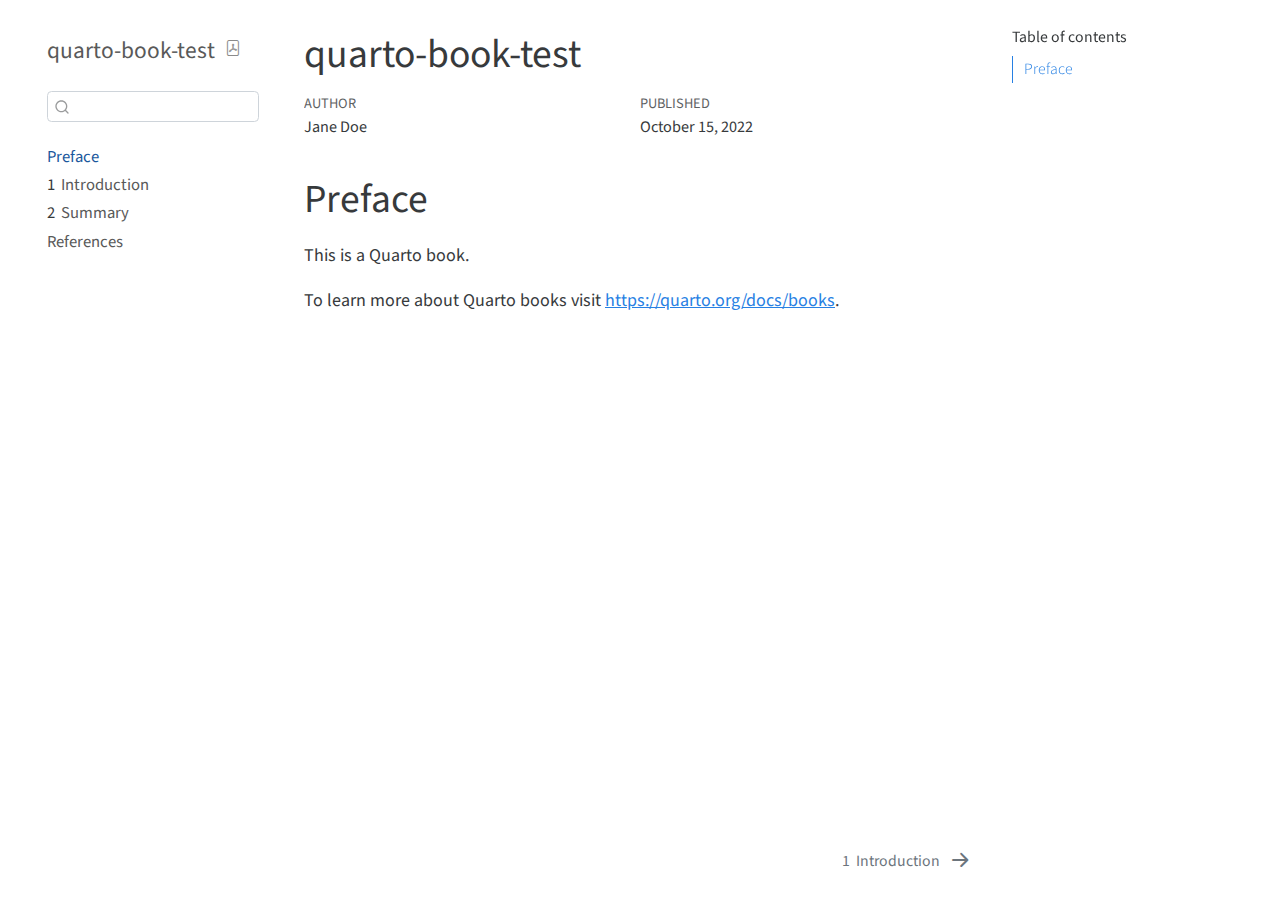
<file: index.html>
<!DOCTYPE html>
<html xmlns="http://www.w3.org/1999/xhtml" lang="en" xml:lang="en"><head>

<meta charset="utf-8">
<meta name="generator" content="quarto-1.1.251">

<meta name="viewport" content="width=device-width, initial-scale=1.0, user-scalable=yes">

<meta name="author" content="Jane Doe">
<meta name="dcterms.date" content="2022-10-15">

<title>quarto-book-test</title>
<style>
code{white-space: pre-wrap;}
span.smallcaps{font-variant: small-caps;}
div.columns{display: flex; gap: min(4vw, 1.5em);}
div.column{flex: auto; overflow-x: auto;}
div.hanging-indent{margin-left: 1.5em; text-indent: -1.5em;}
ul.task-list{list-style: none;}
ul.task-list li input[type="checkbox"] {
  width: 0.8em;
  margin: 0 0.8em 0.2em -1.6em;
  vertical-align: middle;
}
</style>


<script src="site_libs/quarto-nav/quarto-nav.js"></script>
<script src="site_libs/quarto-nav/headroom.min.js"></script>
<script src="site_libs/clipboard/clipboard.min.js"></script>
<script src="site_libs/quarto-search/autocomplete.umd.js"></script>
<script src="site_libs/quarto-search/fuse.min.js"></script>
<script src="site_libs/quarto-search/quarto-search.js"></script>
<meta name="quarto:offset" content="./">
<link href="./intro.html" rel="next">
<script src="site_libs/quarto-html/quarto.js"></script>
<script src="site_libs/quarto-html/popper.min.js"></script>
<script src="site_libs/quarto-html/tippy.umd.min.js"></script>
<script src="site_libs/quarto-html/anchor.min.js"></script>
<link href="site_libs/quarto-html/tippy.css" rel="stylesheet">
<link href="site_libs/quarto-html/quarto-syntax-highlighting.css" rel="stylesheet" id="quarto-text-highlighting-styles">
<script src="site_libs/bootstrap/bootstrap.min.js"></script>
<link href="site_libs/bootstrap/bootstrap-icons.css" rel="stylesheet">
<link href="site_libs/bootstrap/bootstrap.min.css" rel="stylesheet" id="quarto-bootstrap" data-mode="light">
<script id="quarto-search-options" type="application/json">{
  "location": "sidebar",
  "copy-button": false,
  "collapse-after": 3,
  "panel-placement": "start",
  "type": "textbox",
  "limit": 20,
  "language": {
    "search-no-results-text": "No results",
    "search-matching-documents-text": "matching documents",
    "search-copy-link-title": "Copy link to search",
    "search-hide-matches-text": "Hide additional matches",
    "search-more-match-text": "more match in this document",
    "search-more-matches-text": "more matches in this document",
    "search-clear-button-title": "Clear",
    "search-detached-cancel-button-title": "Cancel",
    "search-submit-button-title": "Submit"
  }
}</script>


</head>

<body class="nav-sidebar floating">

<div id="quarto-search-results"></div>
  <header id="quarto-header" class="headroom fixed-top">
  <nav class="quarto-secondary-nav" data-bs-toggle="collapse" data-bs-target="#quarto-sidebar" aria-controls="quarto-sidebar" aria-expanded="false" aria-label="Toggle sidebar navigation" onclick="if (window.quartoToggleHeadroom) { window.quartoToggleHeadroom(); }">
    <div class="container-fluid d-flex justify-content-between">
      <h1 class="quarto-secondary-nav-title">quarto-book-test</h1>
      <button type="button" class="quarto-btn-toggle btn" aria-label="Show secondary navigation">
        <i class="bi bi-chevron-right"></i>
      </button>
    </div>
  </nav>
</header>
<!-- content -->
<div id="quarto-content" class="quarto-container page-columns page-rows-contents page-layout-article">
<!-- sidebar -->
  <nav id="quarto-sidebar" class="sidebar collapse sidebar-navigation floating overflow-auto">
    <div class="pt-lg-2 mt-2 text-left sidebar-header">
    <div class="sidebar-title mb-0 py-0">
      <a href="./">quarto-book-test</a> 
        <div class="sidebar-tools-main">
    <a href="./quarto-book-test.pdf" title="Download PDF" class="sidebar-tool px-1"><i class="bi bi-file-pdf"></i></a>
</div>
    </div>
      </div>
      <div class="mt-2 flex-shrink-0 align-items-center">
        <div class="sidebar-search">
        <div id="quarto-search" class="" title="Search"></div>
        </div>
      </div>
    <div class="sidebar-menu-container"> 
    <ul class="list-unstyled mt-1">
        <li class="sidebar-item">
  <div class="sidebar-item-container"> 
  <a href="./index.html" class="sidebar-item-text sidebar-link active">Preface</a>
  </div>
</li>
        <li class="sidebar-item">
  <div class="sidebar-item-container"> 
  <a href="./intro.html" class="sidebar-item-text sidebar-link"><span class="chapter-number">1</span>&nbsp; <span class="chapter-title">Introduction</span></a>
  </div>
</li>
        <li class="sidebar-item">
  <div class="sidebar-item-container"> 
  <a href="./summary.html" class="sidebar-item-text sidebar-link"><span class="chapter-number">2</span>&nbsp; <span class="chapter-title">Summary</span></a>
  </div>
</li>
        <li class="sidebar-item">
  <div class="sidebar-item-container"> 
  <a href="./references.html" class="sidebar-item-text sidebar-link">References</a>
  </div>
</li>
    </ul>
    </div>
</nav>
<!-- margin-sidebar -->
    <div id="quarto-margin-sidebar" class="sidebar margin-sidebar">
        <nav id="TOC" role="doc-toc" class="toc-active">
    <h2 id="toc-title">Table of contents</h2>
   
  <ul>
  <li><a href="#preface" id="toc-preface" class="nav-link active" data-scroll-target="#preface">Preface</a></li>
  </ul>
</nav>
    </div>
<!-- main -->
<main class="content" id="quarto-document-content">

<header id="title-block-header" class="quarto-title-block default">
<div class="quarto-title">
<h1 class="title d-none d-lg-block">quarto-book-test</h1>
</div>



<div class="quarto-title-meta">

    <div>
    <div class="quarto-title-meta-heading">Author</div>
    <div class="quarto-title-meta-contents">
             <p>Jane Doe </p>
          </div>
  </div>
    
    <div>
    <div class="quarto-title-meta-heading">Published</div>
    <div class="quarto-title-meta-contents">
      <p class="date">October 15, 2022</p>
    </div>
  </div>
    
  </div>
  

</header>

<section id="preface" class="level1 unnumbered">
<h1 class="unnumbered">Preface</h1>
<p>This is a Quarto book.</p>
<p>To learn more about Quarto books visit <a href="https://quarto.org/docs/books" class="uri">https://quarto.org/docs/books</a>.</p>


</section>

</main> <!-- /main -->
<script id="quarto-html-after-body" type="application/javascript">
window.document.addEventListener("DOMContentLoaded", function (event) {
  const toggleBodyColorMode = (bsSheetEl) => {
    const mode = bsSheetEl.getAttribute("data-mode");
    const bodyEl = window.document.querySelector("body");
    if (mode === "dark") {
      bodyEl.classList.add("quarto-dark");
      bodyEl.classList.remove("quarto-light");
    } else {
      bodyEl.classList.add("quarto-light");
      bodyEl.classList.remove("quarto-dark");
    }
  }
  const toggleBodyColorPrimary = () => {
    const bsSheetEl = window.document.querySelector("link#quarto-bootstrap");
    if (bsSheetEl) {
      toggleBodyColorMode(bsSheetEl);
    }
  }
  toggleBodyColorPrimary();  
  const icon = "";
  const anchorJS = new window.AnchorJS();
  anchorJS.options = {
    placement: 'right',
    icon: icon
  };
  anchorJS.add('.anchored');
  const clipboard = new window.ClipboardJS('.code-copy-button', {
    target: function(trigger) {
      return trigger.previousElementSibling;
    }
  });
  clipboard.on('success', function(e) {
    // button target
    const button = e.trigger;
    // don't keep focus
    button.blur();
    // flash "checked"
    button.classList.add('code-copy-button-checked');
    var currentTitle = button.getAttribute("title");
    button.setAttribute("title", "Copied!");
    setTimeout(function() {
      button.setAttribute("title", currentTitle);
      button.classList.remove('code-copy-button-checked');
    }, 1000);
    // clear code selection
    e.clearSelection();
  });
  function tippyHover(el, contentFn) {
    const config = {
      allowHTML: true,
      content: contentFn,
      maxWidth: 500,
      delay: 100,
      arrow: false,
      appendTo: function(el) {
          return el.parentElement;
      },
      interactive: true,
      interactiveBorder: 10,
      theme: 'quarto',
      placement: 'bottom-start'
    };
    window.tippy(el, config); 
  }
  const noterefs = window.document.querySelectorAll('a[role="doc-noteref"]');
  for (var i=0; i<noterefs.length; i++) {
    const ref = noterefs[i];
    tippyHover(ref, function() {
      // use id or data attribute instead here
      let href = ref.getAttribute('data-footnote-href') || ref.getAttribute('href');
      try { href = new URL(href).hash; } catch {}
      const id = href.replace(/^#\/?/, "");
      const note = window.document.getElementById(id);
      return note.innerHTML;
    });
  }
  var bibliorefs = window.document.querySelectorAll('a[role="doc-biblioref"]');
  for (var i=0; i<bibliorefs.length; i++) {
    const ref = bibliorefs[i];
    const cites = ref.parentNode.getAttribute('data-cites').split(' ');
    tippyHover(ref, function() {
      var popup = window.document.createElement('div');
      cites.forEach(function(cite) {
        var citeDiv = window.document.createElement('div');
        citeDiv.classList.add('hanging-indent');
        citeDiv.classList.add('csl-entry');
        var biblioDiv = window.document.getElementById('ref-' + cite);
        if (biblioDiv) {
          citeDiv.innerHTML = biblioDiv.innerHTML;
        }
        popup.appendChild(citeDiv);
      });
      return popup.innerHTML;
    });
  }
});
</script>
<nav class="page-navigation">
  <div class="nav-page nav-page-previous">
  </div>
  <div class="nav-page nav-page-next">
      <a href="./intro.html" class="pagination-link">
        <span class="nav-page-text"><span class="chapter-number">1</span>&nbsp; <span class="chapter-title">Introduction</span></span> <i class="bi bi-arrow-right-short"></i>
      </a>
  </div>
</nav>
</div> <!-- /content -->



</body></html>
</file>
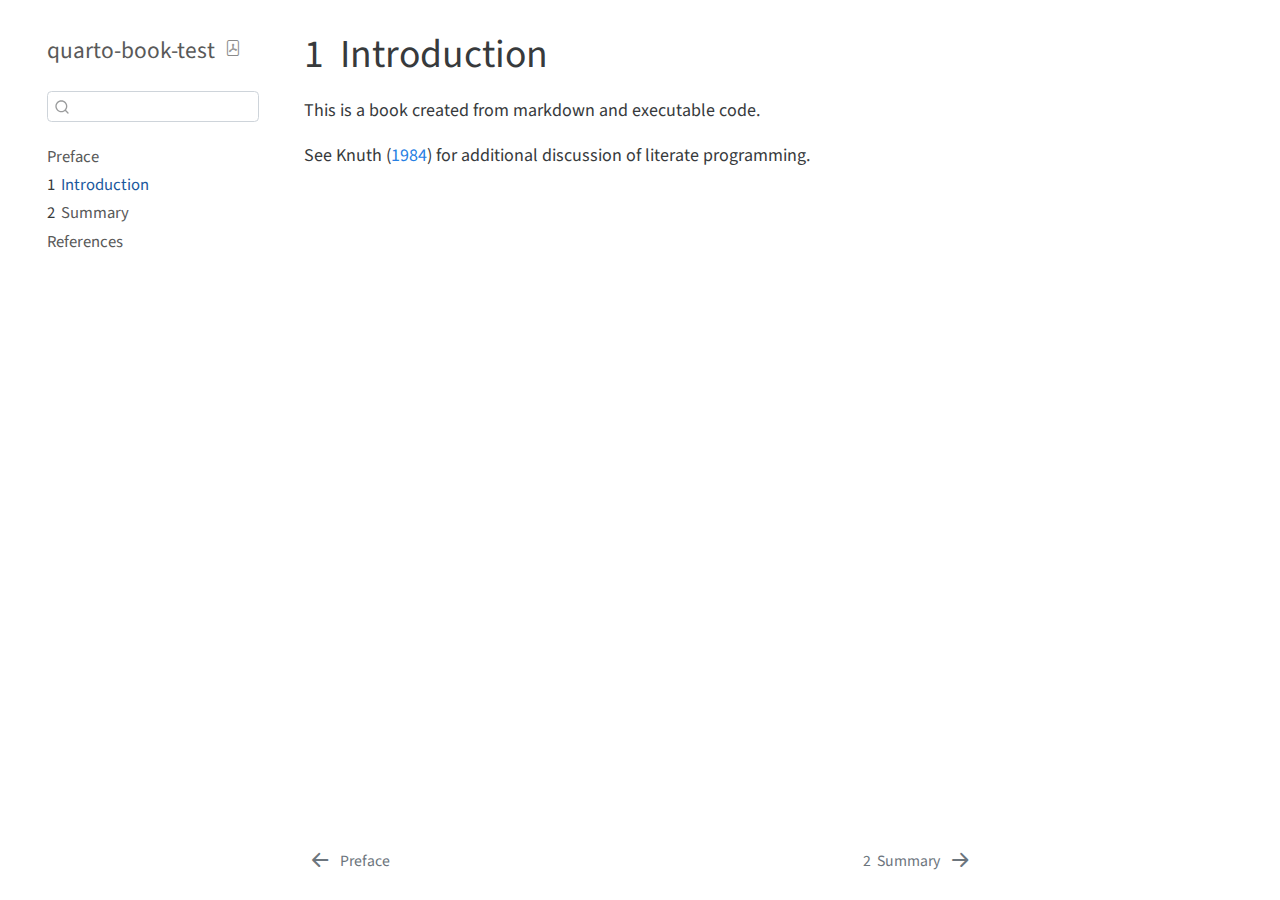
<file: intro.html>
<!DOCTYPE html>
<html xmlns="http://www.w3.org/1999/xhtml" lang="en" xml:lang="en"><head>

<meta charset="utf-8">
<meta name="generator" content="quarto-1.1.251">

<meta name="viewport" content="width=device-width, initial-scale=1.0, user-scalable=yes">


<title>quarto-book-test - 1&nbsp; Introduction</title>
<style>
code{white-space: pre-wrap;}
span.smallcaps{font-variant: small-caps;}
div.columns{display: flex; gap: min(4vw, 1.5em);}
div.column{flex: auto; overflow-x: auto;}
div.hanging-indent{margin-left: 1.5em; text-indent: -1.5em;}
ul.task-list{list-style: none;}
ul.task-list li input[type="checkbox"] {
  width: 0.8em;
  margin: 0 0.8em 0.2em -1.6em;
  vertical-align: middle;
}
div.csl-bib-body { }
div.csl-entry {
  clear: both;
}
.hanging div.csl-entry {
  margin-left:2em;
  text-indent:-2em;
}
div.csl-left-margin {
  min-width:2em;
  float:left;
}
div.csl-right-inline {
  margin-left:2em;
  padding-left:1em;
}
div.csl-indent {
  margin-left: 2em;
}
</style>


<script src="site_libs/quarto-nav/quarto-nav.js"></script>
<script src="site_libs/quarto-nav/headroom.min.js"></script>
<script src="site_libs/clipboard/clipboard.min.js"></script>
<script src="site_libs/quarto-search/autocomplete.umd.js"></script>
<script src="site_libs/quarto-search/fuse.min.js"></script>
<script src="site_libs/quarto-search/quarto-search.js"></script>
<meta name="quarto:offset" content="./">
<link href="./summary.html" rel="next">
<link href="./index.html" rel="prev">
<script src="site_libs/quarto-html/quarto.js"></script>
<script src="site_libs/quarto-html/popper.min.js"></script>
<script src="site_libs/quarto-html/tippy.umd.min.js"></script>
<script src="site_libs/quarto-html/anchor.min.js"></script>
<link href="site_libs/quarto-html/tippy.css" rel="stylesheet">
<link href="site_libs/quarto-html/quarto-syntax-highlighting.css" rel="stylesheet" id="quarto-text-highlighting-styles">
<script src="site_libs/bootstrap/bootstrap.min.js"></script>
<link href="site_libs/bootstrap/bootstrap-icons.css" rel="stylesheet">
<link href="site_libs/bootstrap/bootstrap.min.css" rel="stylesheet" id="quarto-bootstrap" data-mode="light">
<script id="quarto-search-options" type="application/json">{
  "location": "sidebar",
  "copy-button": false,
  "collapse-after": 3,
  "panel-placement": "start",
  "type": "textbox",
  "limit": 20,
  "language": {
    "search-no-results-text": "No results",
    "search-matching-documents-text": "matching documents",
    "search-copy-link-title": "Copy link to search",
    "search-hide-matches-text": "Hide additional matches",
    "search-more-match-text": "more match in this document",
    "search-more-matches-text": "more matches in this document",
    "search-clear-button-title": "Clear",
    "search-detached-cancel-button-title": "Cancel",
    "search-submit-button-title": "Submit"
  }
}</script>


</head>

<body class="nav-sidebar floating">

<div id="quarto-search-results"></div>
  <header id="quarto-header" class="headroom fixed-top">
  <nav class="quarto-secondary-nav" data-bs-toggle="collapse" data-bs-target="#quarto-sidebar" aria-controls="quarto-sidebar" aria-expanded="false" aria-label="Toggle sidebar navigation" onclick="if (window.quartoToggleHeadroom) { window.quartoToggleHeadroom(); }">
    <div class="container-fluid d-flex justify-content-between">
      <h1 class="quarto-secondary-nav-title"><span class="chapter-number">1</span>&nbsp; <span class="chapter-title">Introduction</span></h1>
      <button type="button" class="quarto-btn-toggle btn" aria-label="Show secondary navigation">
        <i class="bi bi-chevron-right"></i>
      </button>
    </div>
  </nav>
</header>
<!-- content -->
<div id="quarto-content" class="quarto-container page-columns page-rows-contents page-layout-article">
<!-- sidebar -->
  <nav id="quarto-sidebar" class="sidebar collapse sidebar-navigation floating overflow-auto">
    <div class="pt-lg-2 mt-2 text-left sidebar-header">
    <div class="sidebar-title mb-0 py-0">
      <a href="./">quarto-book-test</a> 
        <div class="sidebar-tools-main">
    <a href="./quarto-book-test.pdf" title="Download PDF" class="sidebar-tool px-1"><i class="bi bi-file-pdf"></i></a>
</div>
    </div>
      </div>
      <div class="mt-2 flex-shrink-0 align-items-center">
        <div class="sidebar-search">
        <div id="quarto-search" class="" title="Search"></div>
        </div>
      </div>
    <div class="sidebar-menu-container"> 
    <ul class="list-unstyled mt-1">
        <li class="sidebar-item">
  <div class="sidebar-item-container"> 
  <a href="./index.html" class="sidebar-item-text sidebar-link">Preface</a>
  </div>
</li>
        <li class="sidebar-item">
  <div class="sidebar-item-container"> 
  <a href="./intro.html" class="sidebar-item-text sidebar-link active"><span class="chapter-number">1</span>&nbsp; <span class="chapter-title">Introduction</span></a>
  </div>
</li>
        <li class="sidebar-item">
  <div class="sidebar-item-container"> 
  <a href="./summary.html" class="sidebar-item-text sidebar-link"><span class="chapter-number">2</span>&nbsp; <span class="chapter-title">Summary</span></a>
  </div>
</li>
        <li class="sidebar-item">
  <div class="sidebar-item-container"> 
  <a href="./references.html" class="sidebar-item-text sidebar-link">References</a>
  </div>
</li>
    </ul>
    </div>
</nav>
<!-- margin-sidebar -->
    <div id="quarto-margin-sidebar" class="sidebar margin-sidebar">
        
    </div>
<!-- main -->
<main class="content" id="quarto-document-content">

<header id="title-block-header" class="quarto-title-block default">
<div class="quarto-title">
<h1 class="title d-none d-lg-block"><span class="chapter-number">1</span>&nbsp; <span class="chapter-title">Introduction</span></h1>
</div>



<div class="quarto-title-meta">

    
    
  </div>
  

</header>

<p>This is a book created from markdown and executable code.</p>
<p>See <span class="citation" data-cites="knuth84">Knuth (<a href="references.html#ref-knuth84" role="doc-biblioref">1984</a>)</span> for additional discussion of literate programming.</p>


<div id="refs" class="references csl-bib-body hanging-indent" role="doc-bibliography" style="display: none">
<div id="ref-knuth84" class="csl-entry" role="doc-biblioentry">
Knuth, Donald E. 1984. <span>“Literate Programming.”</span> <em>Comput. J.</em> 27 (2): 97–111. <a href="https://doi.org/10.1093/comjnl/27.2.97">https://doi.org/10.1093/comjnl/27.2.97</a>.
</div>
</div>

</main> <!-- /main -->
<script id="quarto-html-after-body" type="application/javascript">
window.document.addEventListener("DOMContentLoaded", function (event) {
  const toggleBodyColorMode = (bsSheetEl) => {
    const mode = bsSheetEl.getAttribute("data-mode");
    const bodyEl = window.document.querySelector("body");
    if (mode === "dark") {
      bodyEl.classList.add("quarto-dark");
      bodyEl.classList.remove("quarto-light");
    } else {
      bodyEl.classList.add("quarto-light");
      bodyEl.classList.remove("quarto-dark");
    }
  }
  const toggleBodyColorPrimary = () => {
    const bsSheetEl = window.document.querySelector("link#quarto-bootstrap");
    if (bsSheetEl) {
      toggleBodyColorMode(bsSheetEl);
    }
  }
  toggleBodyColorPrimary();  
  const icon = "";
  const anchorJS = new window.AnchorJS();
  anchorJS.options = {
    placement: 'right',
    icon: icon
  };
  anchorJS.add('.anchored');
  const clipboard = new window.ClipboardJS('.code-copy-button', {
    target: function(trigger) {
      return trigger.previousElementSibling;
    }
  });
  clipboard.on('success', function(e) {
    // button target
    const button = e.trigger;
    // don't keep focus
    button.blur();
    // flash "checked"
    button.classList.add('code-copy-button-checked');
    var currentTitle = button.getAttribute("title");
    button.setAttribute("title", "Copied!");
    setTimeout(function() {
      button.setAttribute("title", currentTitle);
      button.classList.remove('code-copy-button-checked');
    }, 1000);
    // clear code selection
    e.clearSelection();
  });
  function tippyHover(el, contentFn) {
    const config = {
      allowHTML: true,
      content: contentFn,
      maxWidth: 500,
      delay: 100,
      arrow: false,
      appendTo: function(el) {
          return el.parentElement;
      },
      interactive: true,
      interactiveBorder: 10,
      theme: 'quarto',
      placement: 'bottom-start'
    };
    window.tippy(el, config); 
  }
  const noterefs = window.document.querySelectorAll('a[role="doc-noteref"]');
  for (var i=0; i<noterefs.length; i++) {
    const ref = noterefs[i];
    tippyHover(ref, function() {
      // use id or data attribute instead here
      let href = ref.getAttribute('data-footnote-href') || ref.getAttribute('href');
      try { href = new URL(href).hash; } catch {}
      const id = href.replace(/^#\/?/, "");
      const note = window.document.getElementById(id);
      return note.innerHTML;
    });
  }
  var bibliorefs = window.document.querySelectorAll('a[role="doc-biblioref"]');
  for (var i=0; i<bibliorefs.length; i++) {
    const ref = bibliorefs[i];
    const cites = ref.parentNode.getAttribute('data-cites').split(' ');
    tippyHover(ref, function() {
      var popup = window.document.createElement('div');
      cites.forEach(function(cite) {
        var citeDiv = window.document.createElement('div');
        citeDiv.classList.add('hanging-indent');
        citeDiv.classList.add('csl-entry');
        var biblioDiv = window.document.getElementById('ref-' + cite);
        if (biblioDiv) {
          citeDiv.innerHTML = biblioDiv.innerHTML;
        }
        popup.appendChild(citeDiv);
      });
      return popup.innerHTML;
    });
  }
});
</script>
<nav class="page-navigation">
  <div class="nav-page nav-page-previous">
      <a href="./index.html" class="pagination-link">
        <i class="bi bi-arrow-left-short"></i> <span class="nav-page-text">Preface</span>
      </a>          
  </div>
  <div class="nav-page nav-page-next">
      <a href="./summary.html" class="pagination-link">
        <span class="nav-page-text"><span class="chapter-number">2</span>&nbsp; <span class="chapter-title">Summary</span></span> <i class="bi bi-arrow-right-short"></i>
      </a>
  </div>
</nav>
</div> <!-- /content -->



</body></html>
</file>
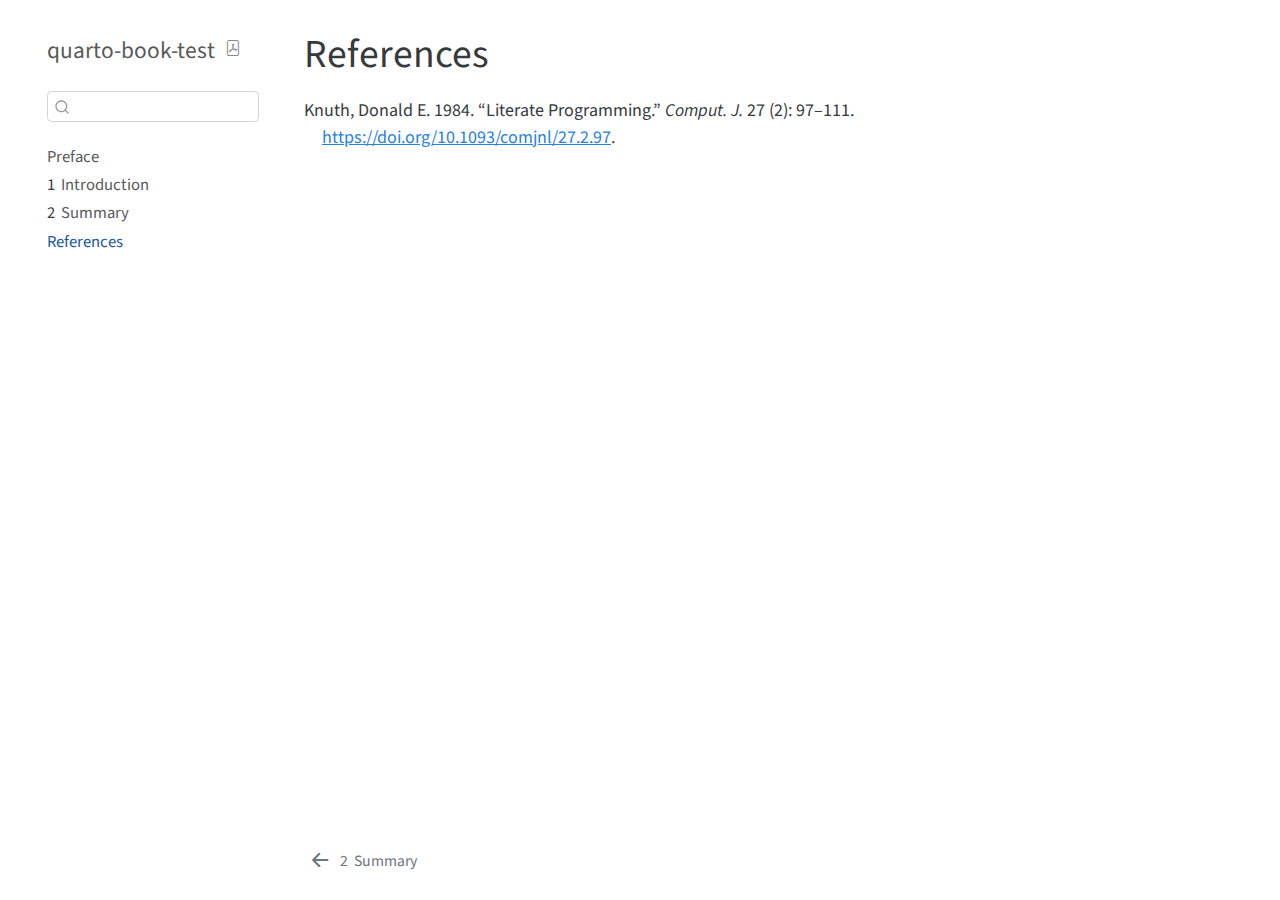
<file: references.html>
<!DOCTYPE html>
<html xmlns="http://www.w3.org/1999/xhtml" lang="en" xml:lang="en"><head>

<meta charset="utf-8">
<meta name="generator" content="quarto-1.1.251">

<meta name="viewport" content="width=device-width, initial-scale=1.0, user-scalable=yes">


<title>quarto-book-test - References</title>
<style>
code{white-space: pre-wrap;}
span.smallcaps{font-variant: small-caps;}
div.columns{display: flex; gap: min(4vw, 1.5em);}
div.column{flex: auto; overflow-x: auto;}
div.hanging-indent{margin-left: 1.5em; text-indent: -1.5em;}
ul.task-list{list-style: none;}
ul.task-list li input[type="checkbox"] {
  width: 0.8em;
  margin: 0 0.8em 0.2em -1.6em;
  vertical-align: middle;
}
div.csl-bib-body { }
div.csl-entry {
  clear: both;
}
.hanging div.csl-entry {
  margin-left:2em;
  text-indent:-2em;
}
div.csl-left-margin {
  min-width:2em;
  float:left;
}
div.csl-right-inline {
  margin-left:2em;
  padding-left:1em;
}
div.csl-indent {
  margin-left: 2em;
}
</style>


<script src="site_libs/quarto-nav/quarto-nav.js"></script>
<script src="site_libs/quarto-nav/headroom.min.js"></script>
<script src="site_libs/clipboard/clipboard.min.js"></script>
<script src="site_libs/quarto-search/autocomplete.umd.js"></script>
<script src="site_libs/quarto-search/fuse.min.js"></script>
<script src="site_libs/quarto-search/quarto-search.js"></script>
<meta name="quarto:offset" content="./">
<link href="./summary.html" rel="prev">
<script src="site_libs/quarto-html/quarto.js"></script>
<script src="site_libs/quarto-html/popper.min.js"></script>
<script src="site_libs/quarto-html/tippy.umd.min.js"></script>
<script src="site_libs/quarto-html/anchor.min.js"></script>
<link href="site_libs/quarto-html/tippy.css" rel="stylesheet">
<link href="site_libs/quarto-html/quarto-syntax-highlighting.css" rel="stylesheet" id="quarto-text-highlighting-styles">
<script src="site_libs/bootstrap/bootstrap.min.js"></script>
<link href="site_libs/bootstrap/bootstrap-icons.css" rel="stylesheet">
<link href="site_libs/bootstrap/bootstrap.min.css" rel="stylesheet" id="quarto-bootstrap" data-mode="light">
<script id="quarto-search-options" type="application/json">{
  "location": "sidebar",
  "copy-button": false,
  "collapse-after": 3,
  "panel-placement": "start",
  "type": "textbox",
  "limit": 20,
  "language": {
    "search-no-results-text": "No results",
    "search-matching-documents-text": "matching documents",
    "search-copy-link-title": "Copy link to search",
    "search-hide-matches-text": "Hide additional matches",
    "search-more-match-text": "more match in this document",
    "search-more-matches-text": "more matches in this document",
    "search-clear-button-title": "Clear",
    "search-detached-cancel-button-title": "Cancel",
    "search-submit-button-title": "Submit"
  }
}</script>


</head>

<body class="nav-sidebar floating">

<div id="quarto-search-results"></div>
  <header id="quarto-header" class="headroom fixed-top">
  <nav class="quarto-secondary-nav" data-bs-toggle="collapse" data-bs-target="#quarto-sidebar" aria-controls="quarto-sidebar" aria-expanded="false" aria-label="Toggle sidebar navigation" onclick="if (window.quartoToggleHeadroom) { window.quartoToggleHeadroom(); }">
    <div class="container-fluid d-flex justify-content-between">
      <h1 class="quarto-secondary-nav-title">References</h1>
      <button type="button" class="quarto-btn-toggle btn" aria-label="Show secondary navigation">
        <i class="bi bi-chevron-right"></i>
      </button>
    </div>
  </nav>
</header>
<!-- content -->
<div id="quarto-content" class="quarto-container page-columns page-rows-contents page-layout-article">
<!-- sidebar -->
  <nav id="quarto-sidebar" class="sidebar collapse sidebar-navigation floating overflow-auto">
    <div class="pt-lg-2 mt-2 text-left sidebar-header">
    <div class="sidebar-title mb-0 py-0">
      <a href="./">quarto-book-test</a> 
        <div class="sidebar-tools-main">
    <a href="./quarto-book-test.pdf" title="Download PDF" class="sidebar-tool px-1"><i class="bi bi-file-pdf"></i></a>
</div>
    </div>
      </div>
      <div class="mt-2 flex-shrink-0 align-items-center">
        <div class="sidebar-search">
        <div id="quarto-search" class="" title="Search"></div>
        </div>
      </div>
    <div class="sidebar-menu-container"> 
    <ul class="list-unstyled mt-1">
        <li class="sidebar-item">
  <div class="sidebar-item-container"> 
  <a href="./index.html" class="sidebar-item-text sidebar-link">Preface</a>
  </div>
</li>
        <li class="sidebar-item">
  <div class="sidebar-item-container"> 
  <a href="./intro.html" class="sidebar-item-text sidebar-link"><span class="chapter-number">1</span>&nbsp; <span class="chapter-title">Introduction</span></a>
  </div>
</li>
        <li class="sidebar-item">
  <div class="sidebar-item-container"> 
  <a href="./summary.html" class="sidebar-item-text sidebar-link"><span class="chapter-number">2</span>&nbsp; <span class="chapter-title">Summary</span></a>
  </div>
</li>
        <li class="sidebar-item">
  <div class="sidebar-item-container"> 
  <a href="./references.html" class="sidebar-item-text sidebar-link active">References</a>
  </div>
</li>
    </ul>
    </div>
</nav>
<!-- margin-sidebar -->
    <div id="quarto-margin-sidebar" class="sidebar margin-sidebar">
        
    </div>
<!-- main -->
<main class="content" id="quarto-document-content">

<header id="title-block-header" class="quarto-title-block default">
<div class="quarto-title">
<h1 class="title d-none d-lg-block">References</h1>
</div>



<div class="quarto-title-meta">

    
    
  </div>
  

</header>

<div id="refs" class="references csl-bib-body hanging-indent" role="doc-bibliography">
<div id="ref-knuth84" class="csl-entry" role="doc-biblioentry">
Knuth, Donald E. 1984. <span>“Literate Programming.”</span> <em>Comput.
J.</em> 27 (2): 97–111. <a href="https://doi.org/10.1093/comjnl/27.2.97">https://doi.org/10.1093/comjnl/27.2.97</a>.
</div>
</div>



</main> <!-- /main -->
<script id="quarto-html-after-body" type="application/javascript">
window.document.addEventListener("DOMContentLoaded", function (event) {
  const toggleBodyColorMode = (bsSheetEl) => {
    const mode = bsSheetEl.getAttribute("data-mode");
    const bodyEl = window.document.querySelector("body");
    if (mode === "dark") {
      bodyEl.classList.add("quarto-dark");
      bodyEl.classList.remove("quarto-light");
    } else {
      bodyEl.classList.add("quarto-light");
      bodyEl.classList.remove("quarto-dark");
    }
  }
  const toggleBodyColorPrimary = () => {
    const bsSheetEl = window.document.querySelector("link#quarto-bootstrap");
    if (bsSheetEl) {
      toggleBodyColorMode(bsSheetEl);
    }
  }
  toggleBodyColorPrimary();  
  const icon = "";
  const anchorJS = new window.AnchorJS();
  anchorJS.options = {
    placement: 'right',
    icon: icon
  };
  anchorJS.add('.anchored');
  const clipboard = new window.ClipboardJS('.code-copy-button', {
    target: function(trigger) {
      return trigger.previousElementSibling;
    }
  });
  clipboard.on('success', function(e) {
    // button target
    const button = e.trigger;
    // don't keep focus
    button.blur();
    // flash "checked"
    button.classList.add('code-copy-button-checked');
    var currentTitle = button.getAttribute("title");
    button.setAttribute("title", "Copied!");
    setTimeout(function() {
      button.setAttribute("title", currentTitle);
      button.classList.remove('code-copy-button-checked');
    }, 1000);
    // clear code selection
    e.clearSelection();
  });
  function tippyHover(el, contentFn) {
    const config = {
      allowHTML: true,
      content: contentFn,
      maxWidth: 500,
      delay: 100,
      arrow: false,
      appendTo: function(el) {
          return el.parentElement;
      },
      interactive: true,
      interactiveBorder: 10,
      theme: 'quarto',
      placement: 'bottom-start'
    };
    window.tippy(el, config); 
  }
  const noterefs = window.document.querySelectorAll('a[role="doc-noteref"]');
  for (var i=0; i<noterefs.length; i++) {
    const ref = noterefs[i];
    tippyHover(ref, function() {
      // use id or data attribute instead here
      let href = ref.getAttribute('data-footnote-href') || ref.getAttribute('href');
      try { href = new URL(href).hash; } catch {}
      const id = href.replace(/^#\/?/, "");
      const note = window.document.getElementById(id);
      return note.innerHTML;
    });
  }
  var bibliorefs = window.document.querySelectorAll('a[role="doc-biblioref"]');
  for (var i=0; i<bibliorefs.length; i++) {
    const ref = bibliorefs[i];
    const cites = ref.parentNode.getAttribute('data-cites').split(' ');
    tippyHover(ref, function() {
      var popup = window.document.createElement('div');
      cites.forEach(function(cite) {
        var citeDiv = window.document.createElement('div');
        citeDiv.classList.add('hanging-indent');
        citeDiv.classList.add('csl-entry');
        var biblioDiv = window.document.getElementById('ref-' + cite);
        if (biblioDiv) {
          citeDiv.innerHTML = biblioDiv.innerHTML;
        }
        popup.appendChild(citeDiv);
      });
      return popup.innerHTML;
    });
  }
});
</script>
<nav class="page-navigation">
  <div class="nav-page nav-page-previous">
      <a href="./summary.html" class="pagination-link">
        <i class="bi bi-arrow-left-short"></i> <span class="nav-page-text"><span class="chapter-number">2</span>&nbsp; <span class="chapter-title">Summary</span></span>
      </a>          
  </div>
  <div class="nav-page nav-page-next">
  </div>
</nav>
</div> <!-- /content -->



</body></html>
</file>
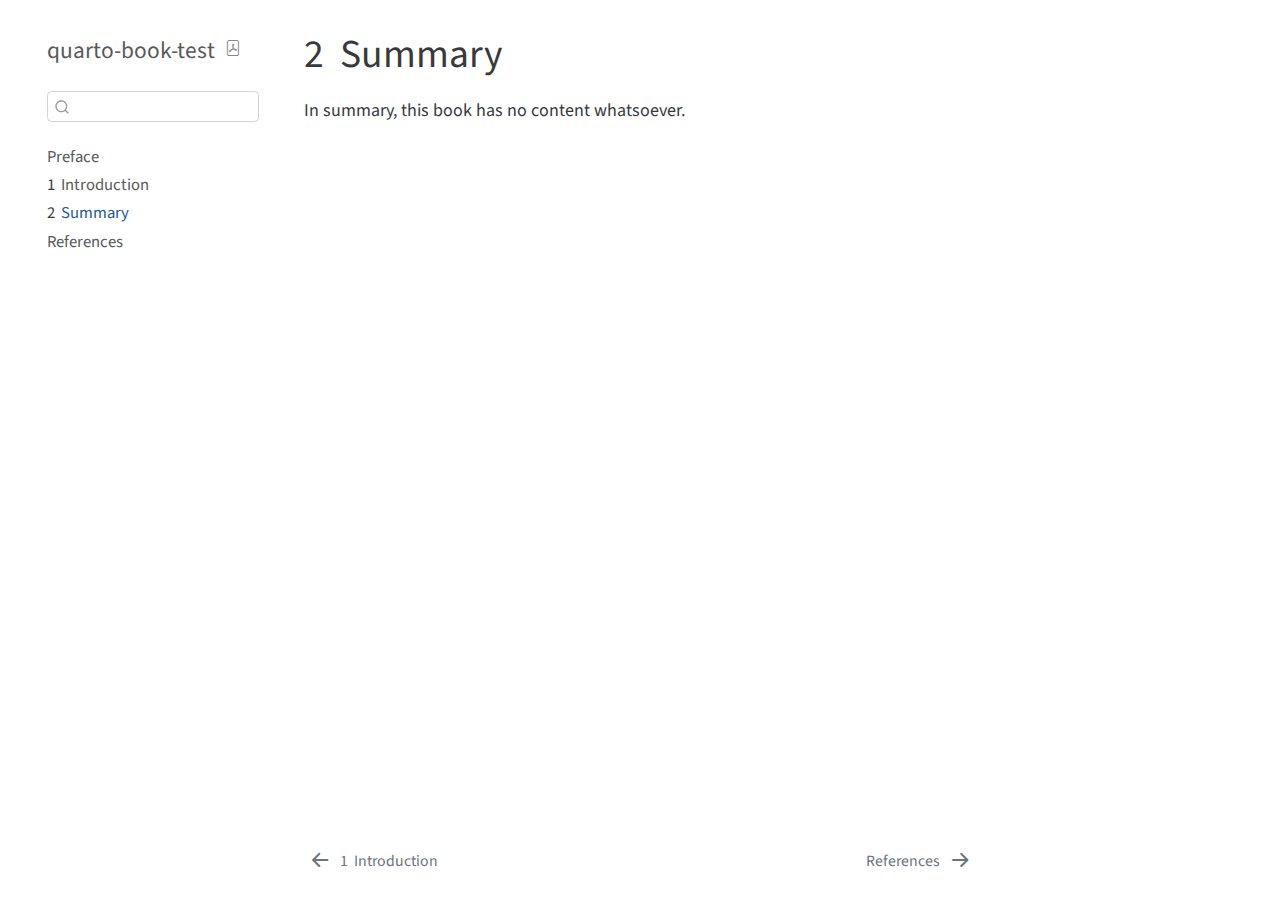
<file: summary.html>
<!DOCTYPE html>
<html xmlns="http://www.w3.org/1999/xhtml" lang="en" xml:lang="en"><head>

<meta charset="utf-8">
<meta name="generator" content="quarto-1.1.251">

<meta name="viewport" content="width=device-width, initial-scale=1.0, user-scalable=yes">


<title>quarto-book-test - 2&nbsp; Summary</title>
<style>
code{white-space: pre-wrap;}
span.smallcaps{font-variant: small-caps;}
div.columns{display: flex; gap: min(4vw, 1.5em);}
div.column{flex: auto; overflow-x: auto;}
div.hanging-indent{margin-left: 1.5em; text-indent: -1.5em;}
ul.task-list{list-style: none;}
ul.task-list li input[type="checkbox"] {
  width: 0.8em;
  margin: 0 0.8em 0.2em -1.6em;
  vertical-align: middle;
}
</style>


<script src="site_libs/quarto-nav/quarto-nav.js"></script>
<script src="site_libs/quarto-nav/headroom.min.js"></script>
<script src="site_libs/clipboard/clipboard.min.js"></script>
<script src="site_libs/quarto-search/autocomplete.umd.js"></script>
<script src="site_libs/quarto-search/fuse.min.js"></script>
<script src="site_libs/quarto-search/quarto-search.js"></script>
<meta name="quarto:offset" content="./">
<link href="./references.html" rel="next">
<link href="./intro.html" rel="prev">
<script src="site_libs/quarto-html/quarto.js"></script>
<script src="site_libs/quarto-html/popper.min.js"></script>
<script src="site_libs/quarto-html/tippy.umd.min.js"></script>
<script src="site_libs/quarto-html/anchor.min.js"></script>
<link href="site_libs/quarto-html/tippy.css" rel="stylesheet">
<link href="site_libs/quarto-html/quarto-syntax-highlighting.css" rel="stylesheet" id="quarto-text-highlighting-styles">
<script src="site_libs/bootstrap/bootstrap.min.js"></script>
<link href="site_libs/bootstrap/bootstrap-icons.css" rel="stylesheet">
<link href="site_libs/bootstrap/bootstrap.min.css" rel="stylesheet" id="quarto-bootstrap" data-mode="light">
<script id="quarto-search-options" type="application/json">{
  "location": "sidebar",
  "copy-button": false,
  "collapse-after": 3,
  "panel-placement": "start",
  "type": "textbox",
  "limit": 20,
  "language": {
    "search-no-results-text": "No results",
    "search-matching-documents-text": "matching documents",
    "search-copy-link-title": "Copy link to search",
    "search-hide-matches-text": "Hide additional matches",
    "search-more-match-text": "more match in this document",
    "search-more-matches-text": "more matches in this document",
    "search-clear-button-title": "Clear",
    "search-detached-cancel-button-title": "Cancel",
    "search-submit-button-title": "Submit"
  }
}</script>


</head>

<body class="nav-sidebar floating">

<div id="quarto-search-results"></div>
  <header id="quarto-header" class="headroom fixed-top">
  <nav class="quarto-secondary-nav" data-bs-toggle="collapse" data-bs-target="#quarto-sidebar" aria-controls="quarto-sidebar" aria-expanded="false" aria-label="Toggle sidebar navigation" onclick="if (window.quartoToggleHeadroom) { window.quartoToggleHeadroom(); }">
    <div class="container-fluid d-flex justify-content-between">
      <h1 class="quarto-secondary-nav-title"><span class="chapter-number">2</span>&nbsp; <span class="chapter-title">Summary</span></h1>
      <button type="button" class="quarto-btn-toggle btn" aria-label="Show secondary navigation">
        <i class="bi bi-chevron-right"></i>
      </button>
    </div>
  </nav>
</header>
<!-- content -->
<div id="quarto-content" class="quarto-container page-columns page-rows-contents page-layout-article">
<!-- sidebar -->
  <nav id="quarto-sidebar" class="sidebar collapse sidebar-navigation floating overflow-auto">
    <div class="pt-lg-2 mt-2 text-left sidebar-header">
    <div class="sidebar-title mb-0 py-0">
      <a href="./">quarto-book-test</a> 
        <div class="sidebar-tools-main">
    <a href="./quarto-book-test.pdf" title="Download PDF" class="sidebar-tool px-1"><i class="bi bi-file-pdf"></i></a>
</div>
    </div>
      </div>
      <div class="mt-2 flex-shrink-0 align-items-center">
        <div class="sidebar-search">
        <div id="quarto-search" class="" title="Search"></div>
        </div>
      </div>
    <div class="sidebar-menu-container"> 
    <ul class="list-unstyled mt-1">
        <li class="sidebar-item">
  <div class="sidebar-item-container"> 
  <a href="./index.html" class="sidebar-item-text sidebar-link">Preface</a>
  </div>
</li>
        <li class="sidebar-item">
  <div class="sidebar-item-container"> 
  <a href="./intro.html" class="sidebar-item-text sidebar-link"><span class="chapter-number">1</span>&nbsp; <span class="chapter-title">Introduction</span></a>
  </div>
</li>
        <li class="sidebar-item">
  <div class="sidebar-item-container"> 
  <a href="./summary.html" class="sidebar-item-text sidebar-link active"><span class="chapter-number">2</span>&nbsp; <span class="chapter-title">Summary</span></a>
  </div>
</li>
        <li class="sidebar-item">
  <div class="sidebar-item-container"> 
  <a href="./references.html" class="sidebar-item-text sidebar-link">References</a>
  </div>
</li>
    </ul>
    </div>
</nav>
<!-- margin-sidebar -->
    <div id="quarto-margin-sidebar" class="sidebar margin-sidebar">
        
    </div>
<!-- main -->
<main class="content" id="quarto-document-content">

<header id="title-block-header" class="quarto-title-block default">
<div class="quarto-title">
<h1 class="title d-none d-lg-block"><span class="chapter-number">2</span>&nbsp; <span class="chapter-title">Summary</span></h1>
</div>



<div class="quarto-title-meta">

    
    
  </div>
  

</header>

<p>In summary, this book has no content whatsoever.</p>



</main> <!-- /main -->
<script id="quarto-html-after-body" type="application/javascript">
window.document.addEventListener("DOMContentLoaded", function (event) {
  const toggleBodyColorMode = (bsSheetEl) => {
    const mode = bsSheetEl.getAttribute("data-mode");
    const bodyEl = window.document.querySelector("body");
    if (mode === "dark") {
      bodyEl.classList.add("quarto-dark");
      bodyEl.classList.remove("quarto-light");
    } else {
      bodyEl.classList.add("quarto-light");
      bodyEl.classList.remove("quarto-dark");
    }
  }
  const toggleBodyColorPrimary = () => {
    const bsSheetEl = window.document.querySelector("link#quarto-bootstrap");
    if (bsSheetEl) {
      toggleBodyColorMode(bsSheetEl);
    }
  }
  toggleBodyColorPrimary();  
  const icon = "";
  const anchorJS = new window.AnchorJS();
  anchorJS.options = {
    placement: 'right',
    icon: icon
  };
  anchorJS.add('.anchored');
  const clipboard = new window.ClipboardJS('.code-copy-button', {
    target: function(trigger) {
      return trigger.previousElementSibling;
    }
  });
  clipboard.on('success', function(e) {
    // button target
    const button = e.trigger;
    // don't keep focus
    button.blur();
    // flash "checked"
    button.classList.add('code-copy-button-checked');
    var currentTitle = button.getAttribute("title");
    button.setAttribute("title", "Copied!");
    setTimeout(function() {
      button.setAttribute("title", currentTitle);
      button.classList.remove('code-copy-button-checked');
    }, 1000);
    // clear code selection
    e.clearSelection();
  });
  function tippyHover(el, contentFn) {
    const config = {
      allowHTML: true,
      content: contentFn,
      maxWidth: 500,
      delay: 100,
      arrow: false,
      appendTo: function(el) {
          return el.parentElement;
      },
      interactive: true,
      interactiveBorder: 10,
      theme: 'quarto',
      placement: 'bottom-start'
    };
    window.tippy(el, config); 
  }
  const noterefs = window.document.querySelectorAll('a[role="doc-noteref"]');
  for (var i=0; i<noterefs.length; i++) {
    const ref = noterefs[i];
    tippyHover(ref, function() {
      // use id or data attribute instead here
      let href = ref.getAttribute('data-footnote-href') || ref.getAttribute('href');
      try { href = new URL(href).hash; } catch {}
      const id = href.replace(/^#\/?/, "");
      const note = window.document.getElementById(id);
      return note.innerHTML;
    });
  }
  var bibliorefs = window.document.querySelectorAll('a[role="doc-biblioref"]');
  for (var i=0; i<bibliorefs.length; i++) {
    const ref = bibliorefs[i];
    const cites = ref.parentNode.getAttribute('data-cites').split(' ');
    tippyHover(ref, function() {
      var popup = window.document.createElement('div');
      cites.forEach(function(cite) {
        var citeDiv = window.document.createElement('div');
        citeDiv.classList.add('hanging-indent');
        citeDiv.classList.add('csl-entry');
        var biblioDiv = window.document.getElementById('ref-' + cite);
        if (biblioDiv) {
          citeDiv.innerHTML = biblioDiv.innerHTML;
        }
        popup.appendChild(citeDiv);
      });
      return popup.innerHTML;
    });
  }
});
</script>
<nav class="page-navigation">
  <div class="nav-page nav-page-previous">
      <a href="./intro.html" class="pagination-link">
        <i class="bi bi-arrow-left-short"></i> <span class="nav-page-text"><span class="chapter-number">1</span>&nbsp; <span class="chapter-title">Introduction</span></span>
      </a>          
  </div>
  <div class="nav-page nav-page-next">
      <a href="./references.html" class="pagination-link">
        <span class="nav-page-text">References</span> <i class="bi bi-arrow-right-short"></i>
      </a>
  </div>
</nav>
</div> <!-- /content -->



</body></html>
</file>
<file: site_libs/quarto-html/tippy.css>
.tippy-box[data-animation=fade][data-state=hidden]{opacity:0}[data-tippy-root]{max-width:calc(100vw - 10px)}.tippy-box{position:relative;background-color:#333;color:#fff;border-radius:4px;font-size:14px;line-height:1.4;white-space:normal;outline:0;transition-property:transform,visibility,opacity}.tippy-box[data-placement^=top]>.tippy-arrow{bottom:0}.tippy-box[data-placement^=top]>.tippy-arrow:before{bottom:-7px;left:0;border-width:8px 8px 0;border-top-color:initial;transform-origin:center top}.tippy-box[data-placement^=bottom]>.tippy-arrow{top:0}.tippy-box[data-placement^=bottom]>.tippy-arrow:before{top:-7px;left:0;border-width:0 8px 8px;border-bottom-color:initial;transform-origin:center bottom}.tippy-box[data-placement^=left]>.tippy-arrow{right:0}.tippy-box[data-placement^=left]>.tippy-arrow:before{border-width:8px 0 8px 8px;border-left-color:initial;right:-7px;transform-origin:center left}.tippy-box[data-placement^=right]>.tippy-arrow{left:0}.tippy-box[data-placement^=right]>.tippy-arrow:before{left:-7px;border-width:8px 8px 8px 0;border-right-color:initial;transform-origin:center right}.tippy-box[data-inertia][data-state=visible]{transition-timing-function:cubic-bezier(.54,1.5,.38,1.11)}.tippy-arrow{width:16px;height:16px;color:#333}.tippy-arrow:before{content:"";position:absolute;border-color:transparent;border-style:solid}.tippy-content{position:relative;padding:5px 9px;z-index:1}
</file>
<file: site_libs/quarto-html/quarto-syntax-highlighting.css>
/* quarto syntax highlight colors */
:root {
  --quarto-hl-ot-color: #003B4F;
  --quarto-hl-at-color: #657422;
  --quarto-hl-ss-color: #20794D;
  --quarto-hl-an-color: #5E5E5E;
  --quarto-hl-fu-color: #4758AB;
  --quarto-hl-st-color: #20794D;
  --quarto-hl-cf-color: #003B4F;
  --quarto-hl-op-color: #5E5E5E;
  --quarto-hl-er-color: #AD0000;
  --quarto-hl-bn-color: #AD0000;
  --quarto-hl-al-color: #AD0000;
  --quarto-hl-va-color: #111111;
  --quarto-hl-bu-color: inherit;
  --quarto-hl-ex-color: inherit;
  --quarto-hl-pp-color: #AD0000;
  --quarto-hl-in-color: #5E5E5E;
  --quarto-hl-vs-color: #20794D;
  --quarto-hl-wa-color: #5E5E5E;
  --quarto-hl-do-color: #5E5E5E;
  --quarto-hl-im-color: #00769E;
  --quarto-hl-ch-color: #20794D;
  --quarto-hl-dt-color: #AD0000;
  --quarto-hl-fl-color: #AD0000;
  --quarto-hl-co-color: #5E5E5E;
  --quarto-hl-cv-color: #5E5E5E;
  --quarto-hl-cn-color: #8f5902;
  --quarto-hl-sc-color: #5E5E5E;
  --quarto-hl-dv-color: #AD0000;
  --quarto-hl-kw-color: #003B4F;
}

/* other quarto variables */
:root {
  --quarto-font-monospace: SFMono-Regular, Menlo, Monaco, Consolas, "Liberation Mono", "Courier New", monospace;
}

pre > code.sourceCode > span {
  color: #003B4F;
}

code span {
  color: #003B4F;
}

code.sourceCode > span {
  color: #003B4F;
}

div.sourceCode,
div.sourceCode pre.sourceCode {
  color: #003B4F;
}

code span.ot {
  color: #003B4F;
}

code span.at {
  color: #657422;
}

code span.ss {
  color: #20794D;
}

code span.an {
  color: #5E5E5E;
}

code span.fu {
  color: #4758AB;
}

code span.st {
  color: #20794D;
}

code span.cf {
  color: #003B4F;
}

code span.op {
  color: #5E5E5E;
}

code span.er {
  color: #AD0000;
}

code span.bn {
  color: #AD0000;
}

code span.al {
  color: #AD0000;
}

code span.va {
  color: #111111;
}

code span.pp {
  color: #AD0000;
}

code span.in {
  color: #5E5E5E;
}

code span.vs {
  color: #20794D;
}

code span.wa {
  color: #5E5E5E;
  font-style: italic;
}

code span.do {
  color: #5E5E5E;
  font-style: italic;
}

code span.im {
  color: #00769E;
}

code span.ch {
  color: #20794D;
}

code span.dt {
  color: #AD0000;
}

code span.fl {
  color: #AD0000;
}

code span.co {
  color: #5E5E5E;
}

code span.cv {
  color: #5E5E5E;
  font-style: italic;
}

code span.cn {
  color: #8f5902;
}

code span.sc {
  color: #5E5E5E;
}

code span.dv {
  color: #AD0000;
}

code span.kw {
  color: #003B4F;
}

.prevent-inlining {
  content: "</";
}

/*# sourceMappingURL=debc5d5d77c3f9108843748ff7464032.css.map */
</file>
